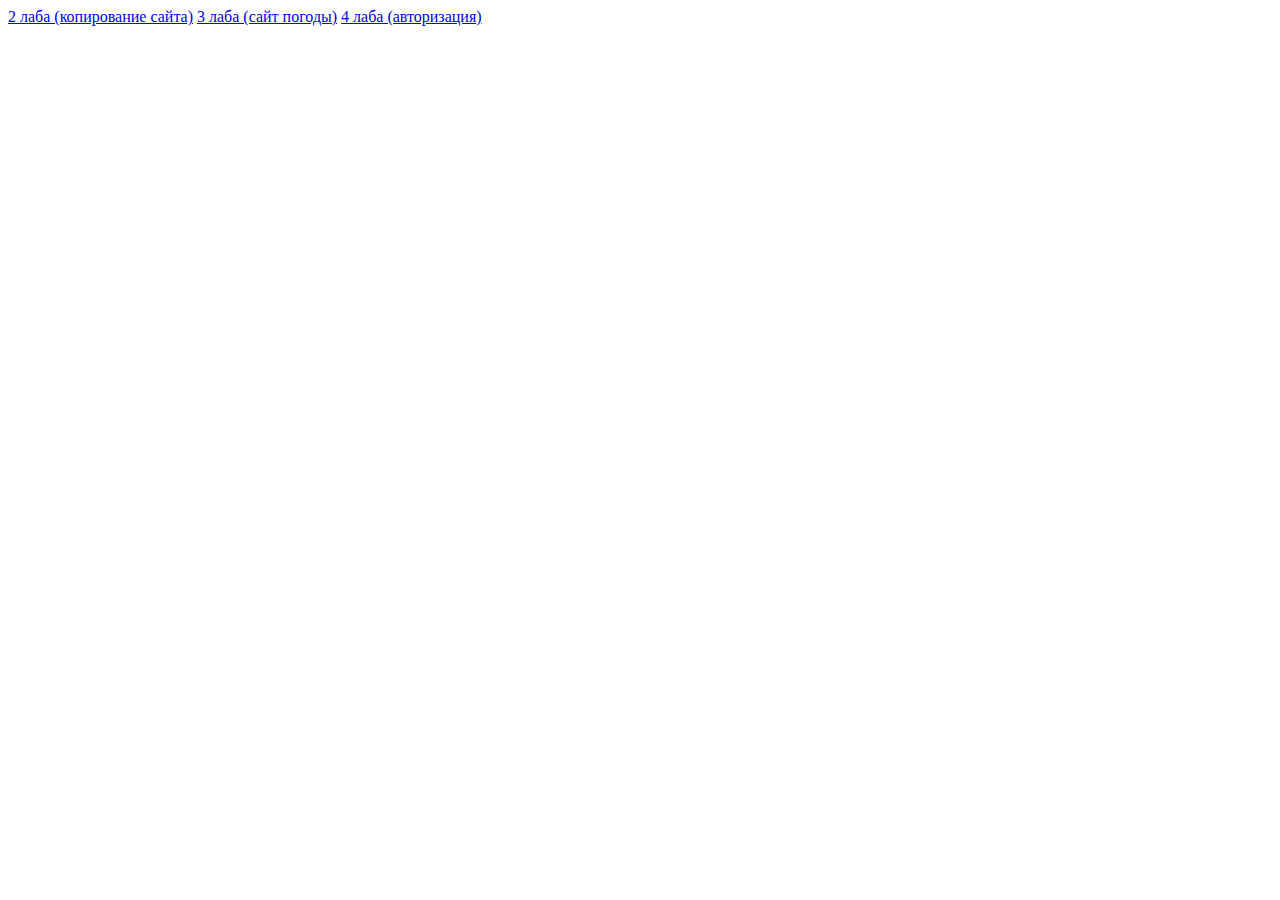
<file: index.html>
<!DOCTYPE html>
<html lang="en">
<head>
    <meta charset="UTF-8">
    <meta name="viewport" content="width=device-width, initial-scale=1.0">
    <title>Сылки на все сайты</title>
</head>
<body>
    <a href="https://rogozdanil.github.io/lab2/">2 лаба (копирование сайта)</a>
    <a href="https://rogozdanil.github.io/lab3/">3 лаба (сайт погоды)</a>
    <a href="https://rogozdanil.github.io/lab4/">4 лаба (авторизация)</a>
    <a href="https://rogozdanil.github.io/lab5/"></a>
    <a href="https://rogozdanil.github.io/lab6/"></a>
</body>
</html>
</file>
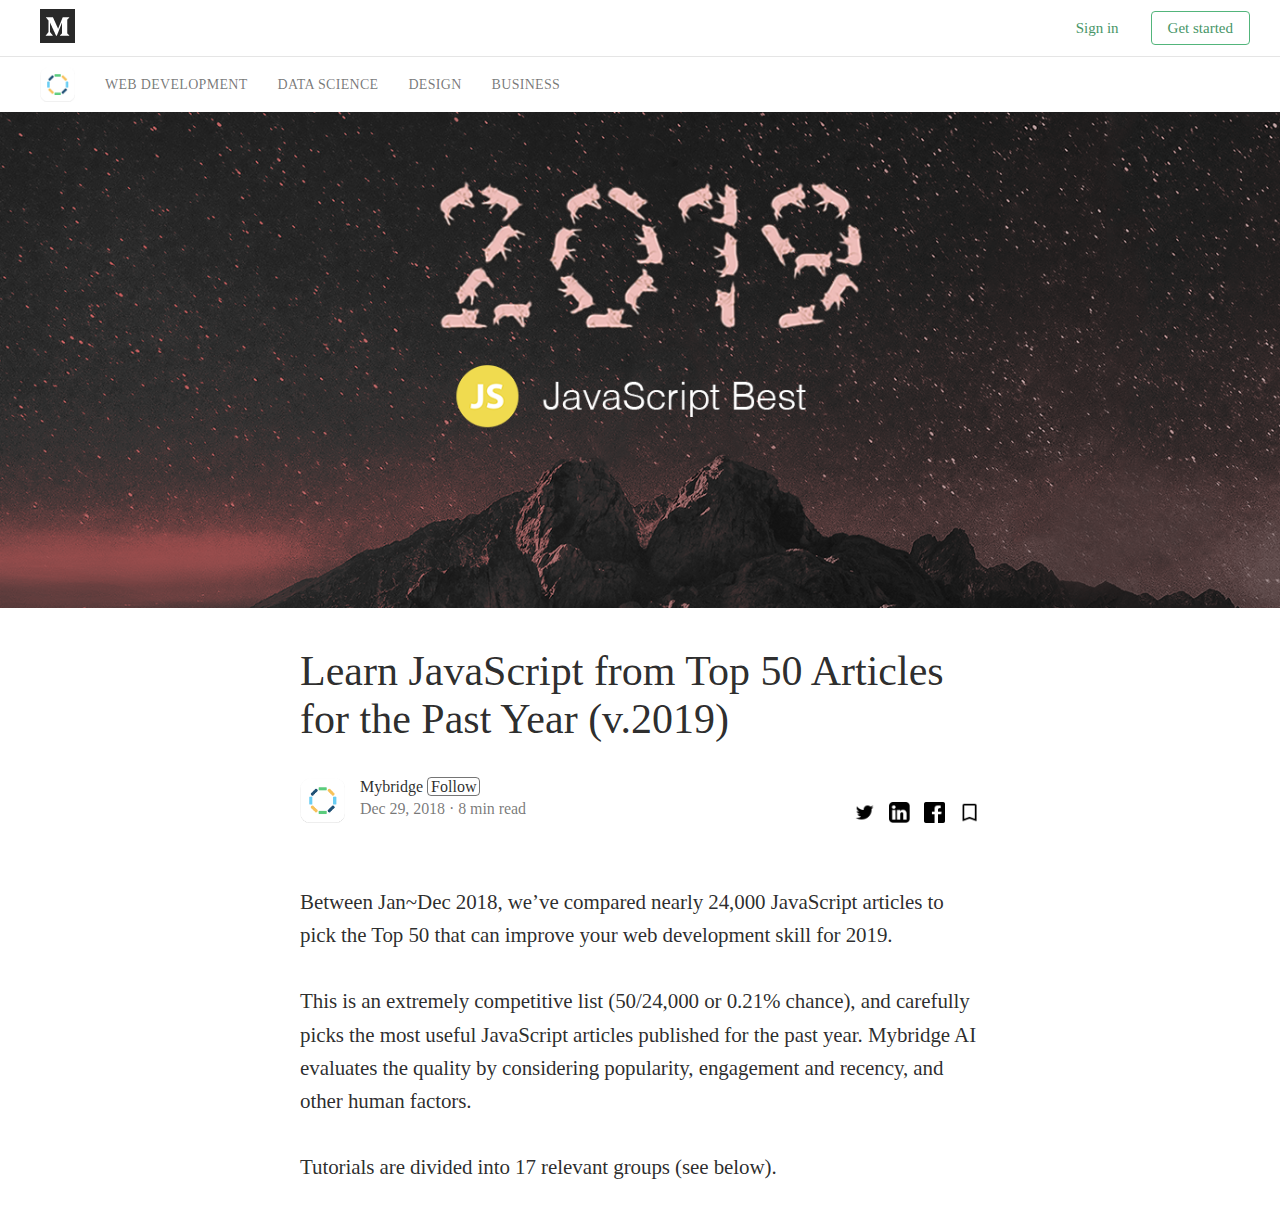
<file: lab2/index.html>
<!DOCTYPE html>
<html lang="en">
<head>
    <meta charset="UTF-8">
    <meta name="viewport" content="width=device-width, initial-scale=1.0">
    <link rel="stylesheet" href="style.css">
    <title>Learn JS Rogozin</title>
</head>
<body>
    <div class="header">
        <div class="container">
            <a href="https://medium.com"><div class="header_M"></div></a>
            <div class="header_buttons">
                <div class="header_button_sign_in">
                    <a href="https://medium.com/m/signin?redirect=https%3A%2F%2Fmedium.mybridge.co%2Ftagged%2Fjavascript%3Fsource%3D--------------------------nav_reg&referrer=https%3A%2F%2Fmedium.mybridge.co%2Ftagged%2Fjavascript&operation=login">Sign in</a>
                </div>
                <div class="header_button_get_started">
                    <a href="https://medium.com/m/signin?redirect=https%3A%2F%2Fmedium.mybridge.co%2Ftagged%2Fjavascript%3Fsource%3D--------------------------nav_reg&referrer=https%3A%2F%2Fmedium.mybridge.co%2Ftagged%2Fjavascript&operation=register">Get started</a>
                </div>
            </div>
        </div>
    </div>

    <div class="navigation">
        <div class="container">
            <div class="navigation_button">
                <a href="https://medium.mybridge.co"><div class="navigation-kruzhok"></div></a>
            </div>
            <div class="navigation_button">
                <a href="https://medium.mybridge.co/tagged/javascript" class="navigation_button_link">Web Development</a>
            </div>
            <div class="navigation_button">
                <a href="https://medium.mybridge.co/tagged/machine-learning" class="navigation_button_link">Data Science</a>
            </div>
            <div class="navigation_button">
                <a href="https://medium.mybridge.co/tagged/design" class="navigation_button_link">Design</a>
            </div>
            <div class="navigation_button">
                <a href="https://medium.mybridge.co/tagged/business" class="navigation_button_link">Business</a>
            </div>
        </div>
    </div>
    <img width="100%" height="100%" src="images/big.png">

    <div class="main">
        <div class="main_title">
            <h2>Learn JavaScript from Top 50 Articles for the Past Year (v.2019)</h2>
        </div>
        <div class="main_author">
            <div class="author">
                <a href="https://medium.mybridge.co/@Mybridge"><div class="author_images"></div></a>
                <div class="author_title">
                    <div class="title_name">
                        <a href="https://medium.mybridge.co/@Mybridge">Mybridge</a>
                        <a href="" class="title_name_border">Follow</a>
                    </div>
                    <div class="data">
                        <p><a href="">Dec 29, 2018</a> · 8 min read</p>
                    </div>
                </div>
            </div>
            <div class="author_links">
                <a href="https://twitter.com/intent/tweet?text=Learn%20JavaScript%20from%20Top%2050%20Articles%20for%20the%20Past%20Year%20(v.2019)%20by%20%40Mybridge%20https%3A%2F%2Fmedium.mybridge.co%2Flearn-javascript-from-top-50-articles-for-the-past-year-v-2019-57a26f277f47" class="link twitter-link"></a>
                <a href="https://www.linkedin.com/shareArticle?mini=true&url=https%3A%2F%2Fmedium.mybridge.co%2Flearn-javascript-from-top-50-articles-for-the-past-year-v-2019-57a26f277f47" class="link linked-link"></a>
                <a href="https://www.facebook.com/login.php?skip_api_login=1&api_key=542599432471018&signed_next=1&next=https%3A%2F%2Fwww.facebook.com%2Fv3.3%2Fdialog%2Fshare%3Fredirect_uri%3Dhttps%253A%252F%252Fmedium.com%252Fm%252Ffacebook%252Fclose%26display%3Dpage%26href%3Dhttps%253A%252F%252Fmedium.mybridge.co%252Flearn-javascript-from-top-50-articles-for-the-past-year-v-2019-57a26f277f47%26client_id%3D542599432471018%26ret%3Dlogin&cancel_url=https%3A%2F%2Fmedium.com%2Fm%2Ffacebook%2Fclose%3Ferror_code%3D4201%26error_message%3DUser%2Bcanceled%2Bthe%2BDialog%2Bflow%23_%3D_&display=page&locale=ru_RU" class="link facebook-link"></a>
                <a href="https://medium.com/m/signin?operation=register&redirect=https%3A%2F%2Fmedium.mybridge.co%2Flearn-javascript-from-top-50-articles-for-the-past-year-v-2019-57a26f277f47" class="link save-link"></a>
            </div>
        </div>
        <div class="main_text">
            <p>Between Jan~Dec 2018, we’ve compared nearly 24,000 JavaScript articles to pick the Top 50 that can improve your web development skill for 2019. <br>
            <br>
            This is an extremely competitive list (50/24,000 or 0.21% chance), and carefully picks the most useful JavaScript articles published for the past year. Mybridge AI evaluates the quality by considering popularity, engagement and recency, and other human factors.<br>
            <br>
            Tutorials are divided into 17 relevant groups (see below).</p>
        </div>
    </div>
</body>
</html>
</file>
<file: lab2/style.css>
body {
	margin: 0;
}
a {
	font-family: medium-content-sans-serif-font, "Optima";
	text-decoration: none;
}
h2 {
	font-family: medium-content-title-font, "Baskerville";
	font-weight: 400;
	color: rgba(0, 0, 0, 0.84);
	font-size: 42px;
}
p {
	font-size: 21px;
	font-family: medium-content-serif-font, Georgia, 'Times New Roman', Times, serif;
	color: rgba(0, 0, 0, 0.84);
	line-height: 1.58;
	letter-spacing: -0.004em;
	font-weight: 400;
}
.header {
	padding: 13px 0;
}
.container {
	max-width: 1200px;
	margin: 0 auto;
	display: flex;
	justify-content: space-between;
	align-items: center;
}

.header_M {
	height: 35px;
	width: 35px;
    background-image: url(images/logo.png);
    margin-top: -5px;
    flex: 1 0 auto;
}
.header_buttons {
    display: flex;
    margin: 0 -10px;
}
.header_button_sign_in a{
    font-size: 15px;
    margin-left: 10px;
    padding: 8px 16px;
    font-style: normal;
    color: rgb(72, 150, 103);
}

.header_button_get_started a{
    margin-left: 16px;
    color: rgb(72, 150, 103);
    padding: 8px 16px;
    font-size: 15px;
    font-style: normal;
    border: 1px solid rgb(82, 181, 123);
    border-radius: 4px;
}
.header_buttons a:hover {
	color: rgba(26, 58, 41, 1);
	transition: 0.1s;
}
.navigation {
	border-top: 1px solid rgba(0, 0, 0, 0.1);
	padding: 10px 0;
}
.navigation-kruzhok {
	width: 35px;
	height: 35px;
	background-image: url(images/kruzhok.png);
	background-size: contain;
}
.navigation .container {
	justify-content: flex-start;
}
.navigation_button {
	margin: 0 15px;
}
.navigation_button:first-child {
	margin-left: 0;
}
.navigation_button_link {
    font-size: 14px;
	line-height: 20px;
	text-transform: uppercase;
	color: rgba(0, 0, 0, 0.54);
	letter-spacing: 0.3px;
	transition: 0.1s;
}

.navigation_button_link:hover {
	color: rgba(0, 0, 0, 0.9);
	transition: 0.1s;
}

.main {
	max-width: 680px;
	margin: 0 auto;
	display: flex;
	flex-direction: column;
}
.author {
	display: flex;
}
.main_author {
	display: flex;
	justify-content: space-between;
	align-items: flex-end;
}
.author_images {
	width: 45px;
	height: 45px;
	background-image: url(images/kruzhok.png);
	background-size: contain;
	background-repeat: no-repeat;
	background-position: left;
}
.author_title {
	margin-left: 15px;
}
.title_name a {
	color: rgba(0, 0, 0, 0.84);
	font-size: 16px;
}
.title_name_border {
	padding: 0 3px;
	border: 1px solid rgba(0, 0, 0, 0.54);
	border-radius: 4px;
}
.data a {
    color: rgba(0, 0, 0, 0.54);
    	font-size: 16px;
	margin: 0;
}
.data p {
	font-size: 16px;
	margin: 0;
	color: rgba(0, 0, 0, 0.54);
}
.author_links {
	display: flex;
}
.link {
	width: 21px;
	height: 21px;
	display: block;
	background-size: contain;
	background-repeat: no-repeat;
	margin-left: 14px;
}
.twitter-link {
	background-image: url(images/twitter.png);
}
.linked-link {
	background-image: url(images/linkedin.png);
}
.facebook-link {
	background-image: url(images/facebook.png);
}
.save-link {
	background-image: url(images/bookmark.png);
}

.main_text {
	margin-top: 42px;
}

.main a:hover {
	text-decoration: underline;
}
a.title_name_border:hover {
	text-decoration: none;
}
</file>
